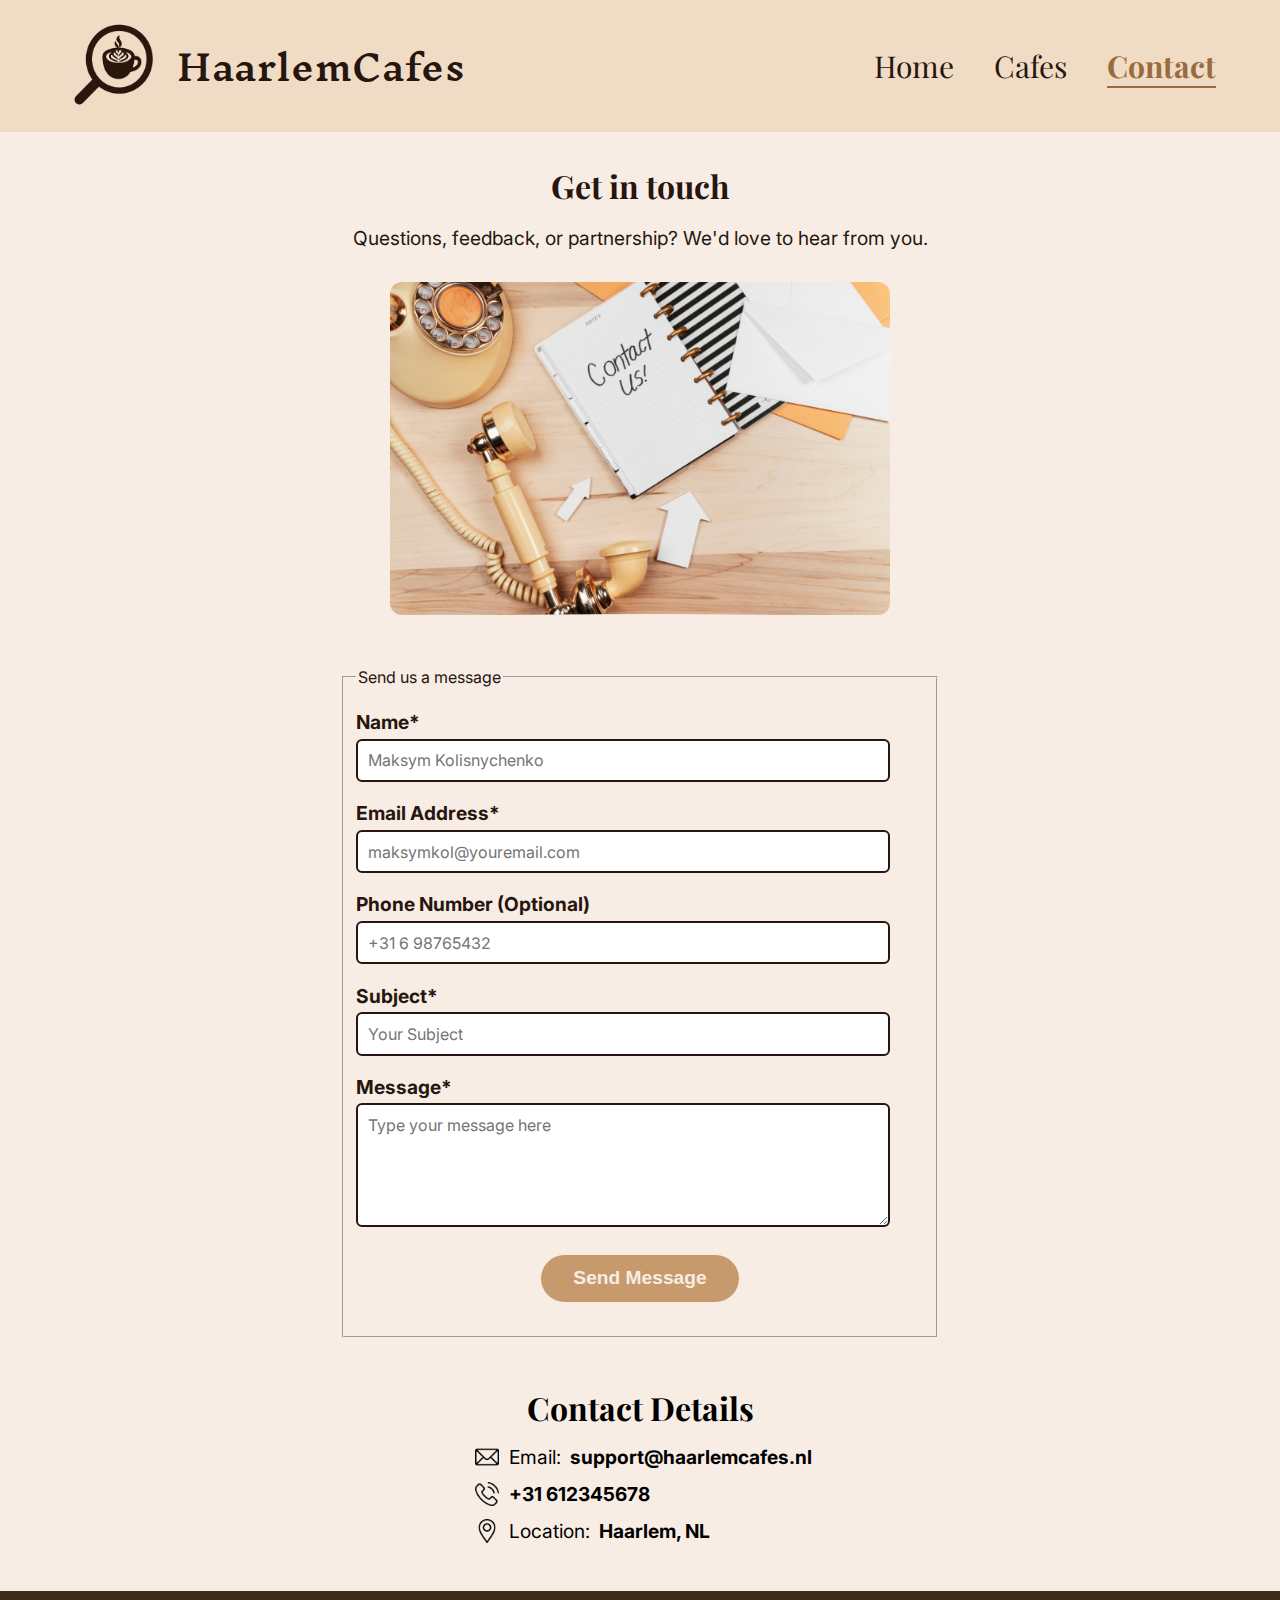
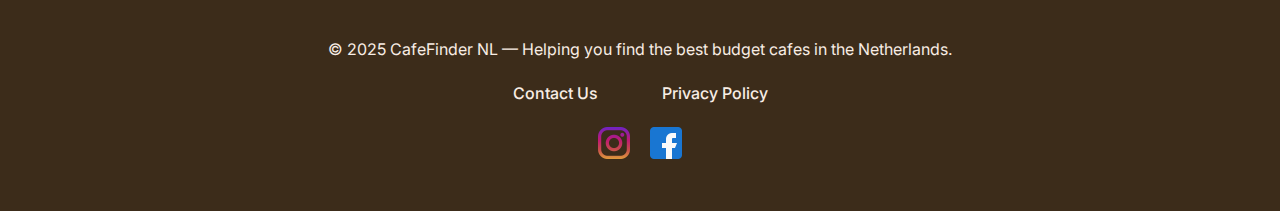
<file: contact.html>
<!DOCTYPE html>
<html lang="en">
<head>
    <meta charset="UTF-8">
    <meta name="author" content="Maksym Kolisnychenko">
    <meta name="description" content="Contact HaarlemCafes &ndash; ask questions, send feedback, or collaborate with us.">
    <meta name="keywords" content="contact, Haarlem cafes, email, message, support, Netherlands">
    <meta name="viewport" content="width=device-width, initial-scale=1.0">
    <title>Contact — Cafe Finder</title>
    <link rel="icon" type="image/png" href="img/Logo.png">
    <link rel="stylesheet" type="text/css" href="css/style.css">
</head>
<body>
    <header class="menu">
        <figure class="logo">
            <a href="index.html">
                <img src="img/Logo.png" alt="Logo" title="logo" id="logo-img">
            </a>
            <figcaption>
                    HaarlemCafes
            </figcaption>
        </figure>

        <nav>
            <ul>
                <li><a href="index.html">Home</a></li>
                <li><a href="cafes.html">Cafes</a></li>
                <li><a href="contact.html" class="active">Contact</a></li>
            </ul>
        </nav>
    </header>
    
    <!-- mobile nav -->
    <input type="checkbox" id="burger-toggle">

    <label for="burger-toggle" class="burger">
        <span></span>
        <span></span>
        <span></span>
    </label>

    <nav class="burger-menu">
        <ul>
            <li><a href="index.html">Home</a></li>
            <li><a href="cafes.html">Cafes</a></li>
            <li><a href="contact.html">Contact</a></li>
        </ul>
    </nav>

    <section class="contact-title">
        <h1>Get in touch</h1>
        <p>Questions, feedback, or partnership&#63; We&apos;d love to hear from you.</p>
    </section>

    <figure class="contact-image">
        <img src="img/contactbanner.png" alt="Contact Us image" title="Get in touch">
    </figure>

    <form action="#" method="post" id="contact-form">
        <fieldset>
            <legend>Send us a message</legend>

            <ul class="form-list">
                <li>
                    <label for="name">Name&#42;</label>
                    <input type="text" id="name" name="name" placeholder="Maksym Kolisnychenko" required/>
                </li>

                <li>
                    <label for="email">Email Address&#42;</label>
                    <input type="email" id="email" name="email" placeholder="maksymkol&#64;youremail.com" required/>
                </li>

                <li>
                    <label for="phone">Phone Number (Optional)</label>
                    <input type="tel" id="phone" name="phone" placeholder="+31 6 98765432"/>
                </li>

                <li>
                    <label for="subject">Subject&#42;</label>
                    <input type="text" id="subject" name="subject" placeholder="Your Subject" required/>
                </li>

                <li>
                    <label for="message">Message&#42;</label>
                    <textarea id="message" name="message" rows="5" placeholder="Type your message here" required></textarea>
                </li>
            </ul>

            <input type="submit" value="Send Message" class="submit-btn">
        </fieldset>
    </form>

    <section class="contact-details">
        <h2>Contact Details</h2>
        <ul>
            <li><img src="img/mail.png" alt="email icon" class="icon"> Email: <strong>support&#64;haarlemcafes.nl</strong></li>
            <li><img src="img/phone-call.png" alt="phone icon" class="icon"> <strong>&#43;31 612345678</strong></li>
            <li><img src="img/location.png" alt="Location icon" class="icon"> Location:<strong>Haarlem, NL</strong></li>
        </ul>
    </section>

    <footer>
        <p class="footer-text">
            &copy; 2025 CafeFinder NL &mdash; Helping you find the best budget cafes in the Netherlands.
        </p>

        <section class="footer-links">
            <a href="contact.html">Contact Us</a>
            <a href="privacy.html">Privacy Policy</a>
        </section>

        <section class="footer-socials">
            <a href="https://www.instagram.com" target="blank">
                <img src="img/instagram.png" alt="Instagram" title="instagram">
            </a>
            <a href="https://www.facebook.com" target="blank">
                <img src="img/facebook.png" alt="Facebook" title="facebook">
            </a>
        </section>
    </footer>
</body>
</html>
</file>
<file: css/style.css>
@import url('https://fonts.googleapis.com/css2?family=Playfair+Display:wght@500&family=Inter:wght@400;600&display=swap');
@import url('https://fonts.googleapis.com/css2?family=Inknut+Antiqua:wght@400;600&display=swap');

body {
    margin: 0 auto;
    font-family: "Inter", sans-serif;
    background-color: #F8EDE4;
    max-width: 100%;
}

h1,
h2,
h3 {
  font-family: 'Playfair Display', serif;
}

/* Navigation */

.menu {
    display: flex;
    justify-content: space-between;
    align-items: center;    
    background-color: #F0DCC5;
    padding: 1rem 4rem;
}

nav > ul {
    list-style: none;
    margin: 0;
    padding: 0;
    display: flex;
    gap: 40px;
}

nav > ul > li > a {
    text-decoration: none;
    color: #27150F;
    font-size: 30px;
    transition: 0.3s;
    font-family: 'Playfair Display', serif;;
}

nav > ul > li > a:hover{
    color: #9A6B3F;
}

nav a.active {
    color: #9A6B3F;
    font-weight: bold;
    border-bottom: 2px solid #9A6B3F;
}

.logo {
    display: flex;
    align-items: center;
    gap: 0.8rem;
    margin: 0;
}

.logo a {
    text-decoration: none;
    color: inherit;
    display: flex;
    align-items: center;
    gap: 0.8rem;
}

#logo-img {
    width: 100px;
    height: 100px;
}

.logo figcaption {
    font-size: 2.2rem;
    color: #27150F;
    letter-spacing: 0.05rem;
    font-weight: 600;
    font-family: 'Inknut Antiqua', serif;
}

/* CAfes page */

.hero {
    position: relative;
    width: 100%;
    height: auto;
    overflow: hidden;
}

.hero-content {
    position: absolute;
    top: 50%;
    left: 50%;
    transform: translate(-50%, -50%);
    text-align: center;
    color: #F8EDE4;
}

.hero-content h1 {
    font-family: 'Playfair Display', serif;
    font-size: 40px;
    margin-bottom: 0.6rem;
}

.hero-content h2 {
    font-family: 'Playfair Display', serif;
    font-size: 36px;
    margin-bottom: 2rem;
}

.hero-img {
    width: 100%;
    height: 100%;
    object-fit: cover;
    border-bottom-left-radius: 12px;
    border-bottom-right-radius: 12px;
}

.hero figure {
    margin: 0;
}

.explore-btn {
    display: inline-block;
    margin-top: 1.8rem;
    padding: 1rem 3rem;
    background-color: #C79A6D;
    color: #F8EDE4;
    font-family: 'Inter', sans-serif;
    font-weight: bold;
    font-size: 26px;
    border-radius: 25px;
    text-decoration: none;
    transition: transform 0.1s ease-in-out, background-color 0.3s ease-in-out;
}

.explore-btn:hover {
    background-color: #9A6B3F;
}

.explore-btn:active {
    transform: scale(0.95);
}

.cafe-text {
    color: #27150F;
    text-align: center;
    margin: 0 auto 3rem auto;
    max-width: 1000px;
}

.cafe-text h1 {
    font-size: 2rem;
    margin-bottom: 0.5rem;
}

.cafe-text p {
    font-size: 1.2rem;
    margin-bottom: 1.5rem;
}

.cafe-card {
    display: flex;
    align-items: center;
    gap: 2rem;
    background-color: #ffffff;
    padding: 1.5rem;
    border-radius: 12px;
    box-shadow: 0 4px 15px rgba(0,0,0,0.08);
    margin-bottom: 3rem;
    border-style: solid;
    border-width: 2px;
    border-color: #C79A6D;
}

.cafe-info h2 {
    font-family: 'Playfair Display', serif;
    font-size: 1.8rem;
    margin-bottom: 0.6rem;
    color: #27150F;
    text-transform: uppercase;
}

.cafe-info p {
    font-size: 1.1rem;
    margin-bottom: 0.6rem;
    color: #27150F;
    text-indent: 0%;
}

.cafes {
    margin: 4rem auto;
    padding: 0 2rem;
}

.cafe-image {
    display: block;
    text-align: center;
    margin-bottom: 1rem;
}

.cafe-image img {
    width: 300px;
    height: auto;
    border-radius: 12px;
}

.details-btn {
    display: inline-block;
    margin-top: 0.8rem;
    padding: 0.7rem 1.8rem;
    background-color: #C79A6D;
    color: #ffffff;
    border-radius: 25px;
    font-family: "Inter", sans-serif;
    font-weight: bold;
    text-decoration: none;
    transition: 0.3s;
}

.details-btn:hover {
    background-color: #9A6B3F;
}

.details-btn:active {
    transform: scale(0.95);
}

.tip {
    text-align: center;
    font-size: 1.1rem;
    margin-bottom: 3rem;
}

/* Footer */

footer {
    background-color: #3C2C1A;
    padding: 2rem 2rem 3rem 2rem;
    color: #F8EDE4;
    text-align: center;
    font-family: "Inter", sans-serif;
}

.footer-text {
    margin-bottom: 1.5rem;
    font-size: 1rem;
}

.footer-links {
    display: flex;
    justify-content: center;
    gap: 4rem;
    margin-bottom: 1.5rem;
}

.footer-links a {
    color: #F8EDE4;
    text-decoration: none;
    font-weight: 500;
    font-size: 1rem;
    transition: 0.3s;
}

.footer-links a:hover {
    color: #C79A6D;
}

.footer-socials {
    display: flex;
    justify-content: center;
    gap: 1.2rem;
}

.footer-socials img {
    width: 32px;
    height: 32px;
    cursor: pointer;
    transition: 0.2s ease-in-out;
}

.footer-socials img:hover {
    transform: scale(1.15);
}

/* Home page */

.hero-home {
    position: relative;
    width: 100%;
    height: auto;
    overflow: hidden;
}

.hero-home-img {
    width: 100%;
    height: 100%;
    object-fit: cover;
    border-bottom-left-radius: 12px;
    border-bottom-right-radius: 12px;
}

.hero-home figure {
    margin: 0;
}

.hero-home-content {
    position: absolute;
    top: 50%;
    left: 50%;
    transform: translate(-50%, -50%);
    text-align: center;
    color: #F8EDE4;
    font-family: "Playfair Display", serif;
}

.hero-home-content h1 {
    font-size: 40px;
    margin-bottom: 7rem;
    word-spacing: 1px;
}

.hero-home-content p {
    font-size: 32px;
    margin-bottom: 1.5rem;
}

.hero-btn {
    display: inline-block;
    margin-top: 1.8rem;
    padding: 1rem 3rem;
    background-color: #C79A6D;
    color: #F8EDE4;
    font-family: 'Inter', sans-serif;
    font-weight: bold;
    font-size: 26px;
    border-radius: 25px;
    text-decoration: none;
    transition: transform 0.1s ease-in-out, background-color 0.3s ease-in-out;
}

.hero-btn:hover {
    background-color: #9A6B3F;
}

.hero-btn:active {
    transform: scale(0.95);
}

.about-section {
    text-align: center;
    color: #27150F;
    max-width: 1000px;
    margin: 3rem auto;
    font-size: 1.2rem;
}

.about-section h2 {
    font-family: "Playfair Display", serif;
    font-size: 2rem;
    margin-bottom: 1rem;
}

.about-section p:first-letter {
    text-transform: uppercase;
}

.info-split {
    display: flex;
    justify-content: center;
    align-items: center;
    gap: 2rem;
    max-width: 1000px;
    margin: 3rem auto;
    padding: 0 1rem;
}

.info-text {
    width: 40%;
    font-size: 1.2rem;
    line-height: 1.8rem;
    color: #27150F;
}

.info-image img {
    width: 100%;
    max-width: 380px;
    border-radius: 12px;
    object-fit: cover;
    float: right;
}

.closing-text {
    text-align: center;
    margin: 4rem auto;
    color: #27150F;
    font-size: 1.2rem;
}

.contact-btn {
    display: inline-block;
    margin-top: 2em;
    padding: 1rem 3rem;
    background-color: #C79A6D;
    color: #F8EDE4;
    font-family: 'Inter', sans-serif;
    font-weight: bold;
    font-size: 24px;
    border-radius: 25px;
    text-decoration: none;
    transition: transform 0.1s ease-in-out, background-color 0.3s ease-in-out;
}

.contact-btn:hover {
    background-color: #9A6B3F;
}

.contact-btn:active {
    transform: scale(0.95);
}

.break {
    display: block;
}

/* cookies block */

#cookies {
    position: fixed;
    bottom: 0;
    left: 0;
    right: 0;
    background-color: #C79A6D;
    color: #F8EDE4;
    text-align: center;
    padding: 10px;
    font-family: "Inter", sans-serif;
    z-index: 9999;
    display: flex;
    justify-content: center;
    align-items: center;
    gap: 1rem; 
}

#cookies p {
    margin: 0;
    font-size: 1rem;
}

#cookies a.accept {
    color: #F8EDE4;
    font-weight: bold;
    text-decoration: none;
    margin-left: 1rem;
    border: 2px solid #F8EDE4;
    padding: 0.3rem 0.8rem;
    border-radius: 5px;
    transition: 0.3s;
}

#cookies a.accept:hover {
    background-color: #9A6B3F;
}

/* CONTACT PAGE */

.contact-title {
    text-align: center;
    margin: 2rem auto;
    color: #27150F;
}

.contact-title h1 {
    font-family: "Playfair Display", serif;
    font-size: 2rem;
    margin-bottom: 0.3rem;
}

.contact-title p {
    font-size: 1.2rem;
}

.contact-image {
    text-align: center;
    margin: 2rem;
}

.contact-image img {
    width: 100%;
    max-width: 500px;
    border-radius: 12px;
    object-fit: cover;
}

#contact-form {
    max-width: 600px;
    margin: 3rem auto;
    color: #27150F;
    font-family: "Inter", sans-serif;
}

form ul.form-list {
    list-style: none;
    margin: 0;
    padding: 0;
}

form ul.form-list li {
    margin-bottom: 1.2rem;
}

form label {
    font-weight: bold;
    display: block;
    margin-top: 3%;
    margin-bottom: 0.3rem;
    font-size: 1.2rem;
}

form input[type="text"],
form input[type="email"],
form input[type="tel"],
form textarea {
    width: 90%;
    border: 2px solid #27150F;
    padding: 0.6rem;
    border-radius: 6px;
    font-family: inherit;
    font-size: 1rem;
}

.submit-btn {
    display: block;
    margin: 1.5rem auto;
    padding: 0.8rem 2rem;
    background-color: #C79A6D;
    color: #F8EDE4;
    border: none;
    border-radius: 25px;
    font-size: 1.2rem;
    font-weight: bold;
    cursor: pointer;
    transition: transform 0.1s ease-in-out, background-color 0.3s ease-in-out;
}

.submit-btn:hover {
    background-color: #9A6B3F;
}

.submit-btn:active {
    transform: scale(0.95);
}

.contact-details {
    text-align: left;
    max-width: 330px;
    margin: 3rem auto;
}

.contact-details ul {
    list-style: none;
    padding: 0;
    margin: 0;
}

.contact-details li {
    display: flex;
    align-items: center;
    gap: 0.6rem;
    margin-bottom: 0.8rem;
    font-size: 1.2rem;
}

.contact-details h2 {
    font-family: "Playfair Display", serif;
    font-size: 2rem;
    margin-bottom: 1rem;
    text-align: center;
}

.icon {
    width: 24px;
    display: inline-block;
    text-align: center;
}

/* media queries */

@media (max-width: 980px) {

    nav > ul {
        gap: 25px;
    }

    nav > ul > li > a {
        font-size: 24px;
    }

    .hero-content h1 {
        font-size: 30px;
    }

    .hero-content h2 {
        font-size: 24px;
    }

    .explore-btn {
        font-size: 20px;
        padding: 1rem 2rem;
    }
    .cafe-text {
        max-width: 800px;
    }

    .hero-home-content h1 {
        font-size: 26px;
        margin-bottom: 5rem;
    }

    .hero-home-content p {
        font-size: 20px;
    }

    .hero-btn {
        font-size: 20px;
        padding: 1rem 2rem;
    }

    .about-section {
        max-width: 800px;
    }

    .info-split {
        max-width: 800px;
    }

    .info-text {
        width: 30%;
    }

    .closing-text {
        width: 80%;
    }

    .contact-btn {
        padding: 1rem 2rem;
        font-size: 20px;
    }
}

@media (max-width: 768px) {

    .menu nav {
        display: none;
    }

    .burger {
        position: absolute;
        right: 25px;
        top: 25px;
        width: 32px;
        height: 22px;
        cursor: pointer;
        z-index: 10002;
        display: block;
    }

    .burger span {
        background-color: #27150F;
        position: absolute;
        height: 3px;
        border-radius: 2px;
        width: 100%;
        left: 0;
        transition: 0.3s;
    }

    .burger span:nth-child(1) { top: 0; }
    .burger span:nth-child(2) { top: 9px; }
    .burger span:nth-child(3) { top: 18px; }

    #burger-toggle {
        display: none;
    }

    .burger-menu {
        position: fixed;
        top: 0;
        right: -200px;
        width: 180px;
        height: auto;
        background-color: #C79A6D;
        padding-top: 70px;
        transition: 0.3s ease-in-out;
        z-index: 10001;
        text-align: center;
        border: 2px solid #27150F;
    }

    .burger-menu ul {
        list-style: none;
        padding: 0;
        margin: 0;
        display: flex;
        flex-direction: column; 
        gap: 0;
    }

    .burger-menu li {
        padding: 10px;
    }

    .burger-menu a {
        color: #27150F;
        text-decoration: none;
        font-size: 20px;
        font-family: "Playfair Display", serif;
    }

    .burger-menu a:hover {
        color: #F8EDE4;
    }

    #burger-toggle:checked ~ .burger-menu {
        right: 0;
    }

    
    .hero {
        height: auto;
    }

    .hero-content {
        width: 90%;
    }

    .hero-content h1 {
        font-size: 26px;
        margin-bottom: 1rem;
    }

    .hero-content h2 {
        font-size: 20px;
        margin-bottom: 1.5rem;
    }

    .explore-btn {
        padding: 0.8rem 1.6rem;
        font-size: 18px;
    }

    .cafe-card {
        flex-direction: column;
        text-align: center;
        padding: 1rem;
    }

    .cafe-image img {
        width: 100%;
        max-width: 300px;
        margin: 0;
    }

    .cafe-info h2 {
        font-size: 1.4rem;
        margin: 0;
    }

    .cafe-info p {
        font-size: 1rem;
    }

    .details-btn {
        font-size: 16px;
        padding: 0.6rem 1.4rem;
    }

    .cafe-text h1 {
        font-size: 1.6rem;
    }

    .cafe-text p {
        font-size: 1rem;
    }

    .menu {
        padding: 0.8rem 1.2rem;
    }

    .logo figcaption {
        font-size: 1.5rem;
    }

    #logo-img {
        width: 70px;
        height: 70px;
    }

    .hero-home-content h1 {
        font-size: 24px;
        margin-bottom: 3rem;
    }

    .hero-home-content p {
        font-size: 18px;
    }

    .hero-btn {
        font-size: 20px;
        padding: 0.8rem 1.6rem;
    }

    .about-section {
        width: 90%;
        margin: 2rem auto;
        font-size: 1rem;
    }

    .about-section h2 {
        font-size: 1.6rem;
    }

    .info-split {
        flex-direction: column;
        text-align: center;
    }

    .info-text {
        width: 90%;
        font-size: 1rem;
    }

    .info-image img {
        max-width: 280px;
    }

    .closing-text {
        width: 90%;
        font-size: 1rem;
    }

    .contact-btn {
        padding: 0.8rem 1.6rem;
        font-size: 18px;
    }

    .footer-links {
        flex-direction: column;
        gap: 1rem;
    }

    .footer-socials img {
        width: 26px;
        height: 26px;
    }

    .footer-text {
        font-size: 0.9rem;
    }

    #cookies {
        padding: 5px;
        gap: 0.5rem;
        font-size: 0.9rem;
    }

    #cookies a.accept {
        margin: 0;
    }

    .contact-image img {
        max-width: 300px;
    }

    .contact-details {
        max-width: 95%;
    }

    form input,
    form textarea {
        width: 100%;
    }

    .contact-title h1 {
        font-size: 1.8rem;
    }

    .contact-title p {
        font-size: 1rem;
        width: 90%;
        margin: 0 auto;
    }

    .contact-image img {
        max-width: 260px;
    }

    #contact-form {
        width: 90%;
    }

    form label {
        font-size: 1rem;
    }

    form input,
    form textarea {
        width: 90%;
        font-size: 1rem;
        padding: 0.6rem;
    }

    .submit-btn {
        padding: 0.7rem 1.5rem;
        font-size: 1rem;
        width: 80%;
    }

    .contact-details {
        max-width: 90%;
        font-size: 1rem;
        text-align: center;
    }

    .contact-details li {
        justify-content: center;
        font-size: 1rem;
    }

    .icon {
        width: 22px;
    }
}

@media (min-width: 769px) {

    .burger-menu,
    #burger-toggle {
        display: none;
    }
}

.price-table {
    text-align: center;
    margin: 3rem auto;
    max-width: 700px;
    color: #27150F;
    font-family: "Inter", sans-serif;
}

.price-table table {
    width: 100%;
    border-collapse: collapse;
    font-size: 1.1rem;
    border: 2px solid #C79A6D;
    margin-top: 1rem;
}

.price-table th {
    background-color: #C79A6D;
    color: #F8EDE4;
    padding: 0.8rem;
    font-family: "Playfair Display", serif;
}

.price-table tr:nth-child(even) {
    background-color: #CFF;
}

.price-table tr:nth-child(odd) {
    background-color: #FFF;
}

.price-table td {
    padding: 0.8rem;
    border: 1px solid #C79A6D;
}
</file>
